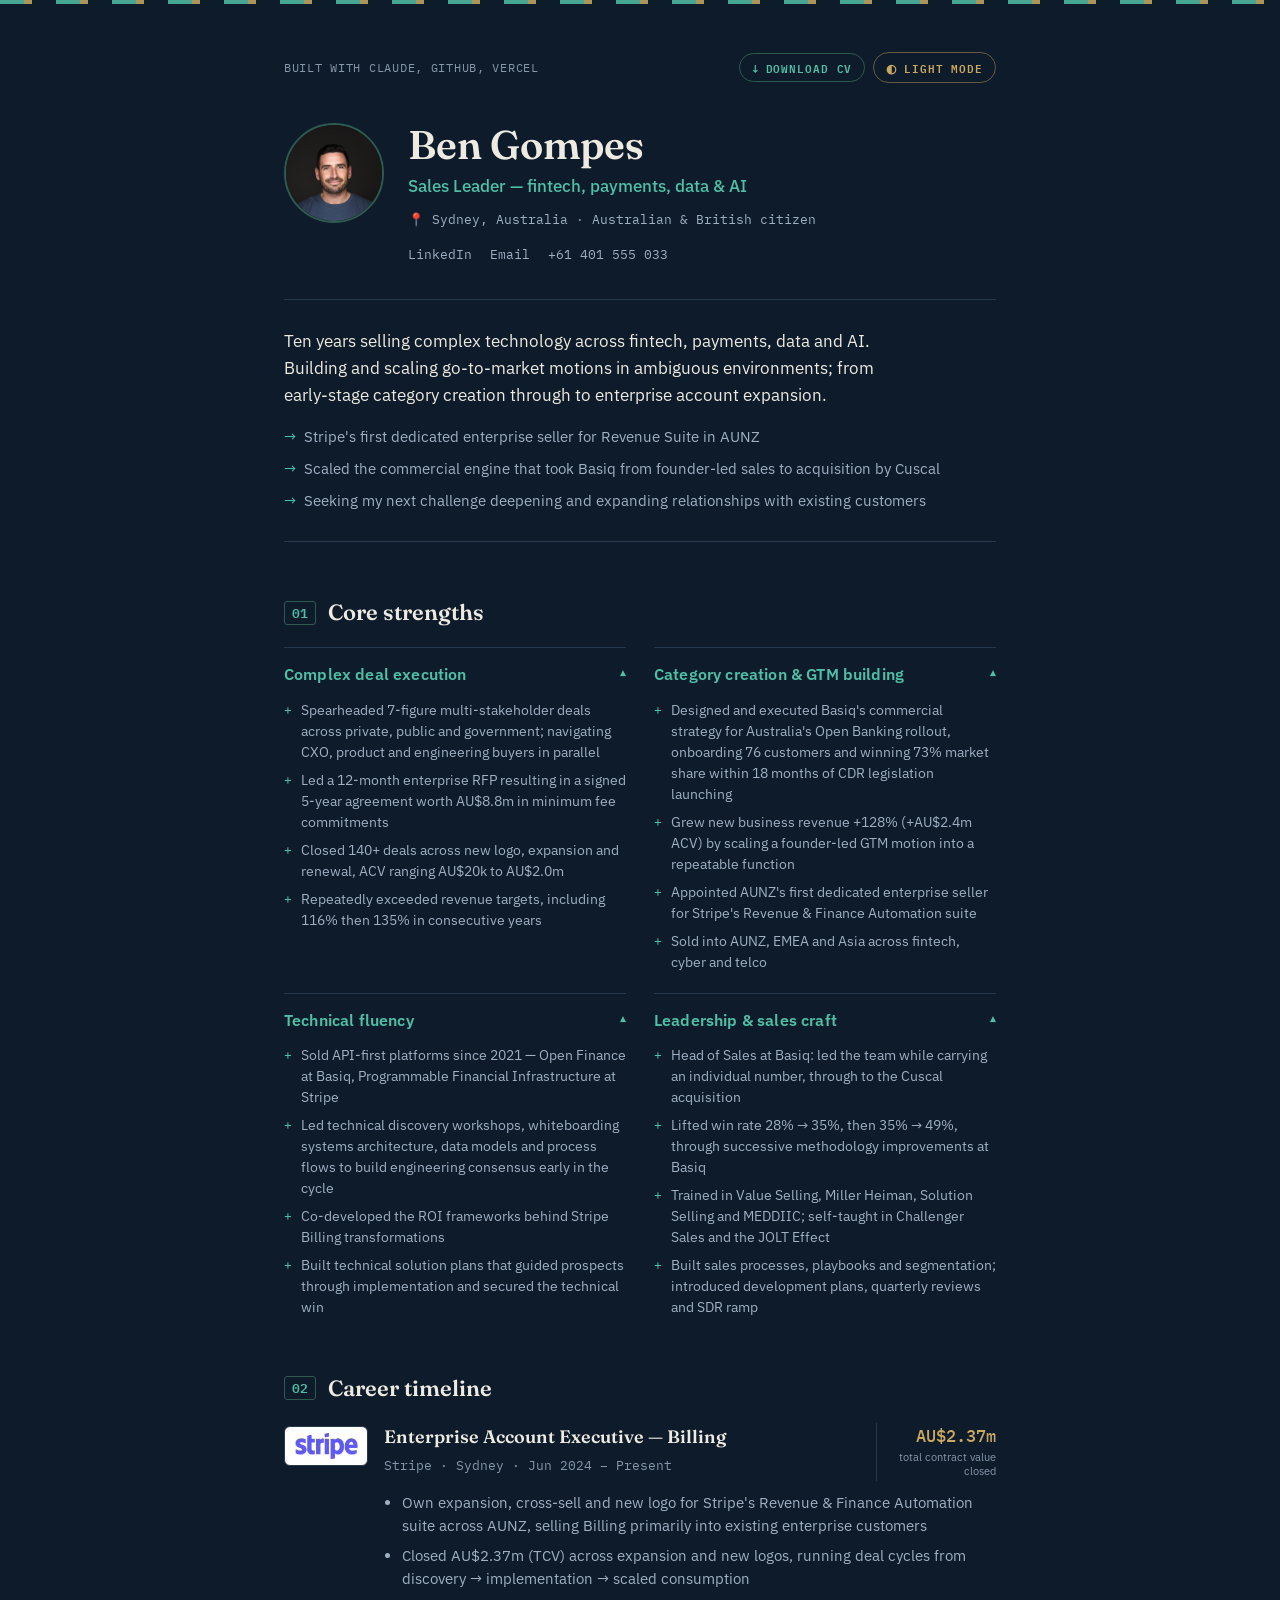
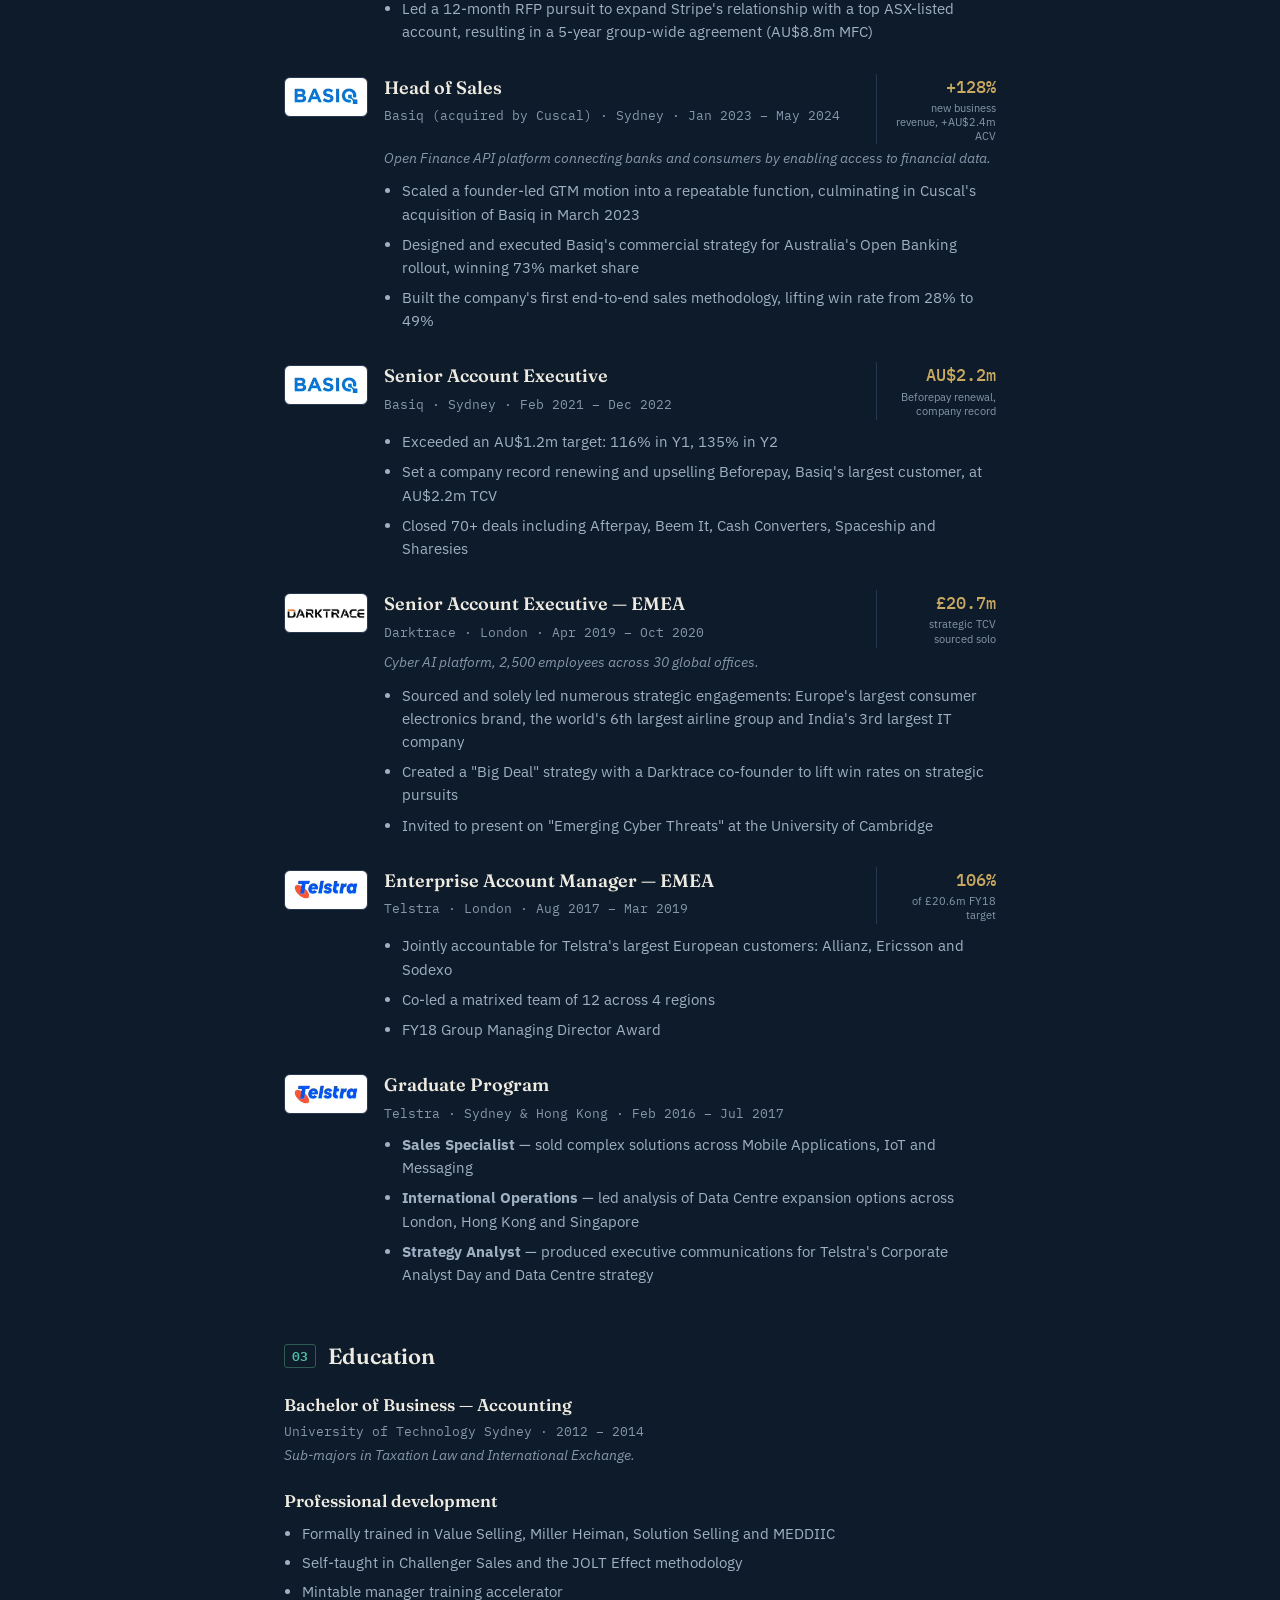
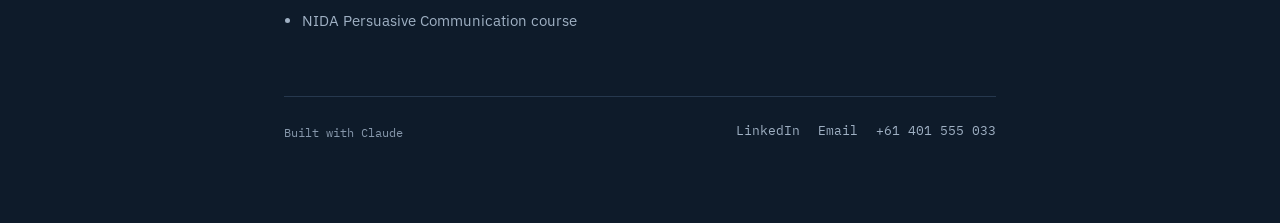
<file: index.html>
<!DOCTYPE html>
<html lang="en">
<head>
<meta charset="UTF-8">
<meta name="viewport" content="width=device-width, initial-scale=1.0">
<title>Ben Gompes — Digital CV</title>
<meta name="description" content="Enterprise Account Executive with 10 years selling complex technology across fintech, payments, data and AI. Building and scaling go-to-market motions in ambiguous markets.">

<meta property="og:title" content="Ben Gompes — Digital CV">
<meta property="og:description" content="Sales Leader with 10 years selling complex technology across fintech, payments, data and AI. Scaled go-to-market motions from founder-led sales through to enterprise expansion at Stripe, Basiq, Darktrace and Telstra.">
<meta property="og:image" content="https://bengompes.com/og-image.png">
<meta property="og:image:width" content="1200">
<meta property="og:image:height" content="630">
<meta property="og:image:alt" content="Ben Gompes — Sales Leader, fintech, payments, data and AI">
<meta property="og:url" content="https://bengompes.com/">
<meta property="og:site_name" content="Ben Gompes">
<meta property="og:type" content="website">
<meta name="twitter:card" content="summary_large_image">
<meta name="twitter:title" content="Ben Gompes — Digital CV">
<meta name="twitter:description" content="Sales Leader with 10 years selling complex technology across fintech, payments, data and AI. Scaled go-to-market motions from founder-led sales through to enterprise expansion at Stripe, Basiq, Darktrace and Telstra.">
<meta name="twitter:image" content="https://bengompes.com/og-image.png">
<link rel="canonical" href="https://bengompes.com/">

<link rel="icon" href="favicon.svg" type="image/svg+xml">
<link rel="preconnect" href="https://fonts.googleapis.com">
<link rel="preconnect" href="https://fonts.gstatic.com" crossorigin>
<link href="https://fonts.googleapis.com/css2?family=Fraunces:opsz,wght@9..144,400;9..144,500;9..144,600&family=IBM+Plex+Sans:wght@400;500;600&family=IBM+Plex+Mono:wght@400;500&display=swap" rel="stylesheet">
<link rel="stylesheet" href="style.css">
<script>
  // Runs before paint so the saved theme doesn't flash the wrong colours.
  (function () {
    try {
      var saved = localStorage.getItem("theme");
      if (saved === "light" || saved === "dark") {
        document.documentElement.setAttribute("data-theme", saved);
      }
    } catch (e) {
      /* storage blocked; fall back to system preference */
    }
  })();
</script>
</head>
<body>

<div class="ledger-strip" aria-hidden="true"></div>

<main>

  <div class="topbar">
    <p class="built-with">Built with Claude, GitHub, Vercel</p>
    <div class="topbar-actions">
      <a class="cv-download" href="ben-gompes-cv.pdf" download>
        <span aria-hidden="true">↓</span> Download CV
      </a>
      <button type="button" class="theme-toggle" id="theme-toggle" aria-label="Switch colour theme">
        <span class="toggle-icon" aria-hidden="true">◐</span>
        <span class="label-dark">Light mode</span>
        <span class="label-light">Dark mode</span>
      </button>
    </div>
  </div>

  <header class="masthead">
    <img src="headshot.jpg" alt="Ben Gompes" class="headshot" width="140" height="140">
    <div class="masthead-text">
      <h1>Ben Gompes</h1>
      <p class="role-line">Sales Leader — fintech, payments, data &amp; AI</p>
      <p class="meta">
        <span>📍 Sydney, Australia</span>
        <span class="dot">·</span>
        <span>Australian &amp; British citizen</span>
      </p>
      <nav class="links">
        <a href="https://www.linkedin.com/in/bengompes/" target="_blank" rel="noopener">LinkedIn</a>
        <a href="mailto:b.gompes@gmail.com">Email</a>
        <a href="tel:+61401555033">+61 401 555 033</a>
      </nav>
    </div>
  </header>

  <section class="intro">
    <p>Ten years selling complex technology across fintech, payments, data and AI. Building and scaling go-to-market motions in ambiguous environments; from early-stage category creation through to enterprise account expansion.</p>
    <ul class="intro-points">
      <li>Stripe's first dedicated enterprise seller for Revenue Suite in AUNZ</li>
      <li>Scaled the commercial engine that took Basiq from founder-led sales to acquisition by Cuscal</li>
      <li>Seeking my next challenge deepening and expanding relationships with existing customers</li>
    </ul>
  </section>

  <section class="section" aria-labelledby="strengths-heading">
    <h2 id="strengths-heading" class="section-heading"><span class="ledger-no">01</span> Core strengths</h2>

    <div class="strength-grid">

      <details class="strength" open>
        <summary>
          <h3 class="strength-title">Complex deal execution</h3>
          <span class="chevron" aria-hidden="true">▾</span>
        </summary>
        <ul>
          <li>Spearheaded 7-figure multi-stakeholder deals across private, public and government; navigating CXO, product and engineering buyers in parallel</li>
          <li>Led a 12-month enterprise RFP resulting in a signed 5-year agreement worth AU$8.8m in minimum fee commitments</li>
          <li>Closed 140+ deals across new logo, expansion and renewal, ACV ranging AU$20k to AU$2.0m</li>
          <li>Repeatedly exceeded revenue targets, including 116% then 135% in consecutive years</li>
          </ul>
      </details>

      <details class="strength" open>
        <summary>
          <h3 class="strength-title">Category creation &amp; GTM building</h3>
          <span class="chevron" aria-hidden="true">▾</span>
        </summary>
        <ul>
          <li>Designed and executed Basiq's commercial strategy for Australia's Open Banking rollout, onboarding 76 customers and winning 73% market share within 18 months of CDR legislation launching</li>
          <li>Grew new business revenue +128% (+AU$2.4m ACV) by scaling a founder-led GTM motion into a repeatable function</li>
          <li>Appointed AUNZ's first dedicated enterprise seller for Stripe's Revenue &amp; Finance Automation suite</li>
          <li>Sold into AUNZ, EMEA and Asia across fintech, cyber and telco</li>
          </ul>
      </details>

      <details class="strength" open>
        <summary>
          <h3 class="strength-title">Technical fluency</h3>
          <span class="chevron" aria-hidden="true">▾</span>
        </summary>
        <ul>
          <li>Sold API-first platforms since 2021 — Open Finance at Basiq, Programmable Financial Infrastructure at Stripe</li>
          <li>Led technical discovery workshops, whiteboarding systems architecture, data models and process flows to build engineering consensus early in the cycle</li>
          <li>Co-developed the ROI frameworks behind Stripe Billing transformations</li>
          <li>Built technical solution plans that guided prospects through implementation and secured the technical win</li>
          </ul>
      </details>

      <details class="strength" open>
        <summary>
          <h3 class="strength-title">Leadership &amp; sales craft</h3>
          <span class="chevron" aria-hidden="true">▾</span>
        </summary>
        <ul>
          <li>Head of Sales at Basiq: led the team while carrying an individual number, through to the Cuscal acquisition</li>
          <li>Lifted win rate 28% → 35%, then 35% → 49%, through successive methodology improvements at Basiq</li>
          <li>Trained in Value Selling, Miller Heiman, Solution Selling and MEDDIIC; self-taught in Challenger Sales and the JOLT Effect</li>
          <li>Built sales processes, playbooks and segmentation; introduced development plans, quarterly reviews and SDR ramp</li>
          </ul>
      </details>

    </div>
  </section>

  <section class="section" aria-labelledby="timeline-heading">
    <h2 id="timeline-heading" class="section-heading"><span class="ledger-no">02</span> Career timeline</h2>

    <div class="timeline">

      <article class="role">
        <div class="role-mark" style="--mark:#635BFF; --logo-scale:1.15;">
          <img class="role-logo" src="logos/stripe.png" alt="Stripe">
          <span class="role-monogram" aria-hidden="true">S</span>
          </div>
        <div class="role-head">
          <h3>Enterprise Account Executive — Billing</h3>
          <p class="role-sub">Stripe · Sydney · Jun 2024 – Present</p>
        </div>
        <div class="role-stat">
          <span class="stat-value">AU$2.37m</span>
          <span class="stat-label">total contract value closed</span>
        </div>
        <div class="role-body">
          <ul>
            <li>Own expansion, cross-sell and new logo for Stripe's Revenue &amp; Finance Automation suite across AUNZ, selling Billing primarily into existing enterprise customers</li>
            <li>Closed AU$2.37m (TCV) across expansion and new logos, running deal cycles from discovery → implementation → scaled consumption</li>
            <li>Led a 12-month RFP pursuit to expand Stripe's relationship with a top ASX-listed account, resulting in a 5-year group-wide agreement (AU$8.8m MFC)</li>
            </ul>
        </div>
      </article>

      <article class="role">
        <div class="role-mark" style="--mark:#0072CE;">
          <img class="role-logo" src="logos/basiq.png" alt="Basiq">
          <span class="role-monogram" aria-hidden="true">B</span>
          </div>
        <div class="role-head">
          <h3>Head of Sales</h3>
          <p class="role-sub">Basiq (acquired by Cuscal) · Sydney · Jan 2023 – May 2024</p>
        </div>
        <div class="role-stat">
          <span class="stat-value">+128%</span>
          <span class="stat-label">new business revenue, +AU$2.4m ACV</span>
        </div>
        <div class="role-body">
          <p class="role-context">Open Finance API platform connecting banks and consumers by enabling access to financial data.</p>
          <ul>
            <li>Scaled a founder-led GTM motion into a repeatable function, culminating in Cuscal's acquisition of Basiq in March 2023</li>
            <li>Designed and executed Basiq's commercial strategy for Australia's Open Banking rollout, winning 73% market share</li>
            <li>Built the company's first end-to-end sales methodology, lifting win rate from 28% to 49%</li>
            </ul>
        </div>
      </article>

      <article class="role">
        <div class="role-mark" style="--mark:#0072CE;">
          <img class="role-logo" src="logos/basiq.png" alt="Basiq">
          <span class="role-monogram" aria-hidden="true">B</span>
          </div>
        <div class="role-head">
          <h3>Senior Account Executive</h3>
          <p class="role-sub">Basiq · Sydney · Feb 2021 – Dec 2022</p>
        </div>
        <div class="role-stat">
          <span class="stat-value">AU$2.2m</span>
          <span class="stat-label">Beforepay renewal, company record</span>
        </div>
        <div class="role-body">
          <ul>
            <li>Exceeded an AU$1.2m target: 116% in Y1, 135% in Y2</li>
            <li>Set a company record renewing and upselling Beforepay, Basiq's largest customer, at AU$2.2m TCV</li>
            <li>Closed 70+ deals including Afterpay, Beem It, Cash Converters, Spaceship and Sharesies</li>
            </ul>
        </div>
      </article>

      <article class="role">
        <div class="role-mark" style="--mark:#3D9970; --logo-scale:1.2;">
          <img class="role-logo" src="logos/darktrace.png" alt="Darktrace">
          <span class="role-monogram" aria-hidden="true">D</span>
          </div>
        <div class="role-head">
          <h3>Senior Account Executive — EMEA</h3>
          <p class="role-sub">Darktrace · London · Apr 2019 – Oct 2020</p>
        </div>
        <div class="role-stat">
          <span class="stat-value">£20.7m</span>
          <span class="stat-label">strategic TCV sourced solo</span>
        </div>
        <div class="role-body">
          <p class="role-context">Cyber AI platform, 2,500 employees across 30 global offices.</p>
          <ul>
            <li>Sourced and solely led numerous strategic engagements: Europe's largest consumer electronics brand, the world's 6th largest airline group and India's 3rd largest IT company</li>
            <li>Created a "Big Deal" strategy with a Darktrace co-founder to lift win rates on strategic pursuits</li>
            <li>Invited to present on "Emerging Cyber Threats" at the University of Cambridge</li>
            </ul>
        </div>
      </article>

      <article class="role">
        <div class="role-mark" style="--mark:#0064D2;">
          <img class="role-logo" src="logos/telstra.png" alt="Telstra">
          <span class="role-monogram" aria-hidden="true">T</span>
          </div>
        <div class="role-head">
          <h3>Enterprise Account Manager — EMEA</h3>
          <p class="role-sub">Telstra · London · Aug 2017 – Mar 2019</p>
        </div>
        <div class="role-stat">
          <span class="stat-value">106%</span>
          <span class="stat-label">of £20.6m FY18 target</span>
        </div>
        <div class="role-body">
          <ul>
            <li>Jointly accountable for Telstra's largest European customers: Allianz, Ericsson and Sodexo</li>
            <li>Co-led a matrixed team of 12 across 4 regions</li>
            <li>FY18 Group Managing Director Award</li>
            </ul>
        </div>
      </article>

      <article class="role role-compact">
        <div class="role-mark" style="--mark:#0064D2;">
          <img class="role-logo" src="logos/telstra.png" alt="Telstra">
          <span class="role-monogram" aria-hidden="true">T</span>
          </div>
        <div class="role-head">
          <h3>Graduate Program</h3>
          <p class="role-sub">Telstra · Sydney &amp; Hong Kong · Feb 2016 – Jul 2017</p>
        </div>
        <div class="role-body">
          <ul>
            <li><strong>Sales Specialist</strong> — sold complex solutions across Mobile Applications, IoT and Messaging</li>
            <li><strong>International Operations</strong> — led analysis of Data Centre expansion options across London, Hong Kong and Singapore</li>
            <li><strong>Strategy Analyst</strong> — produced executive communications for Telstra's Corporate Analyst Day and Data Centre strategy</li>
            </ul>
        </div>
      </article>

    </div>
  </section>

  <section class="section" aria-labelledby="education-heading">
    <h2 id="education-heading" class="section-heading"><span class="ledger-no">03</span> Education</h2>
    <div class="education">
      <div class="edu-row">
        <h3>Bachelor of Business — Accounting</h3>
        <p class="role-sub">University of Technology Sydney · 2012 – 2014</p>
        <p class="role-context">Sub-majors in Taxation Law and International Exchange.</p>
      </div>
      <div class="edu-row">
        <h3>Professional development</h3>
        <ul>
          <li>Formally trained in Value Selling, Miller Heiman, Solution Selling and MEDDIIC</li>
          <li>Self-taught in Challenger Sales and the JOLT Effect methodology</li>
          <li>Mintable manager training accelerator</li>
          <li>NIDA Persuasive Communication course</li>
        </ul>
      </div>
    </div>
  </section>


  <footer class="site-footer">
    <p>Built with Claude</p>
    <nav class="links">
      <a href="https://www.linkedin.com/in/bengompes/" target="_blank" rel="noopener">LinkedIn</a>
      <a href="mailto:b.gompes@gmail.com">Email</a>
      <a href="tel:+61401555033">+61 401 555 033</a>
    </nav>
  </footer>

</main>

<script src="script.js"></script>
</body>
</html>
</file>
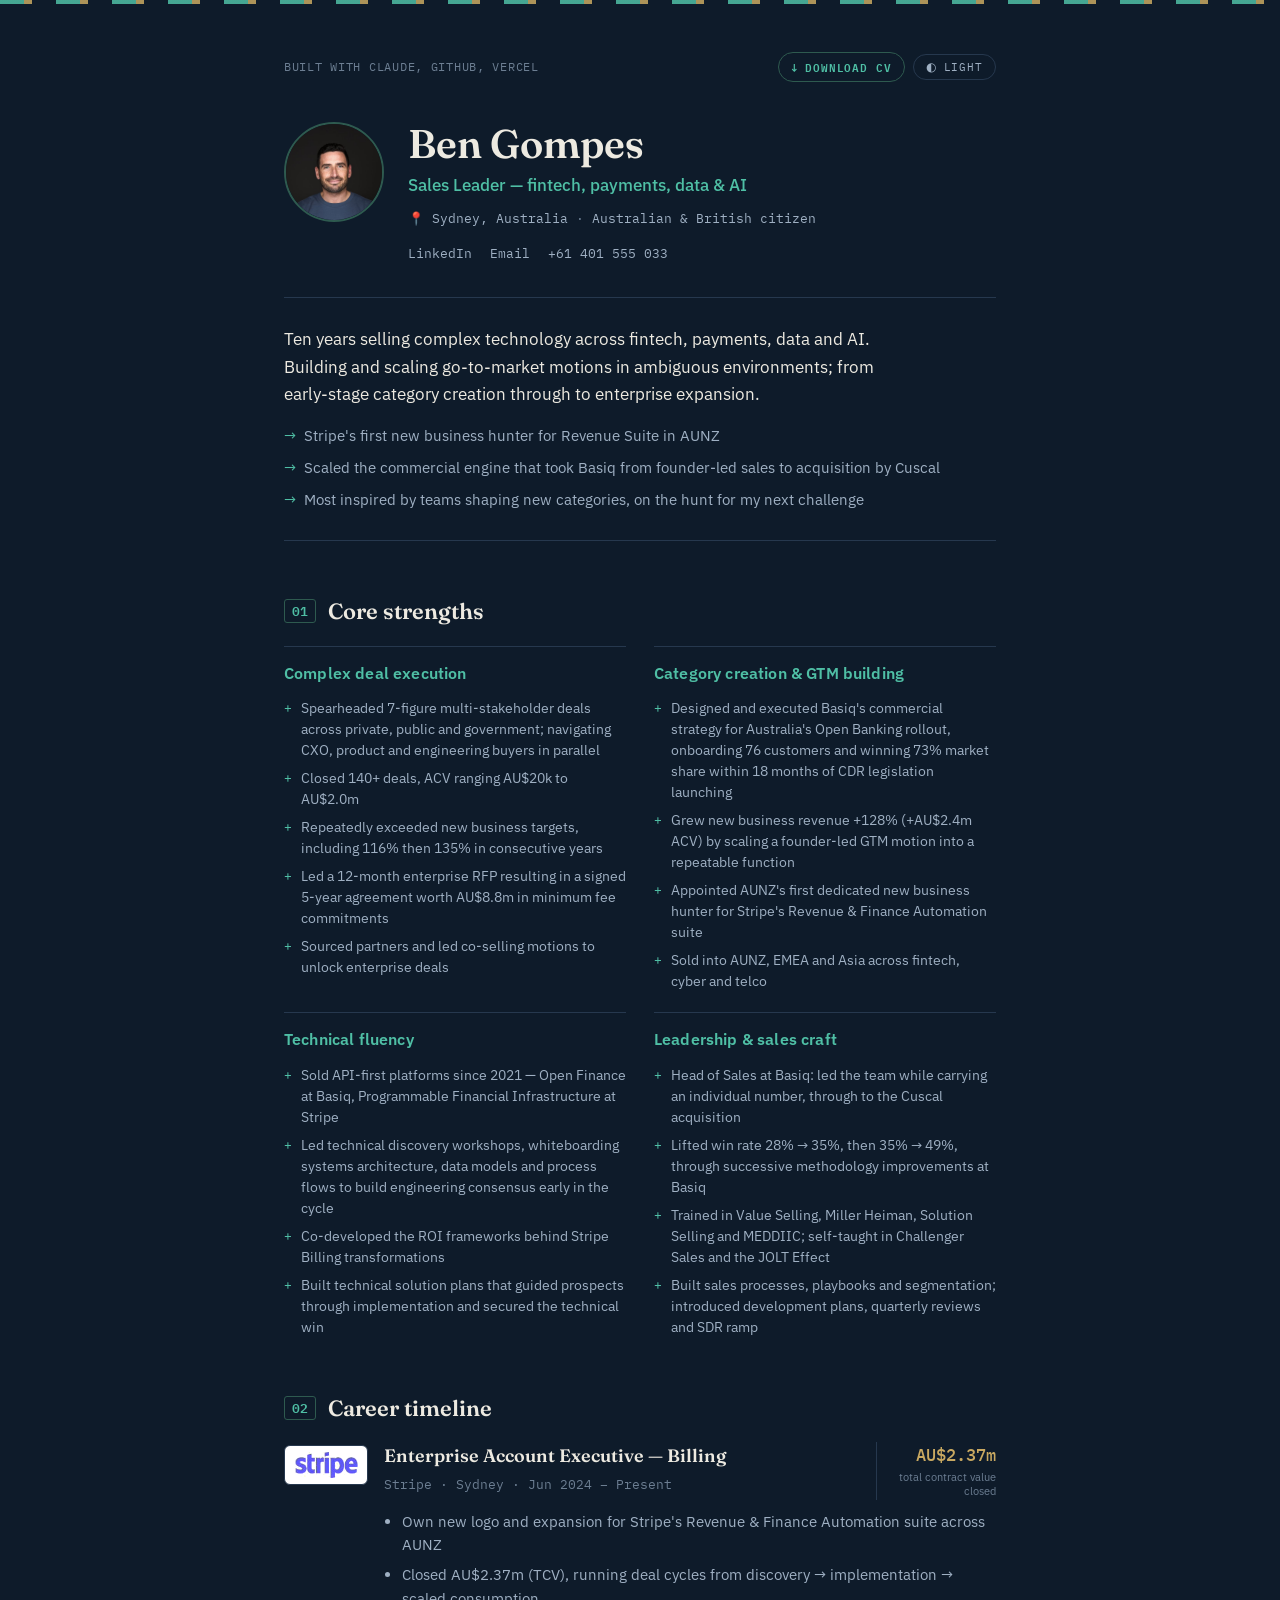
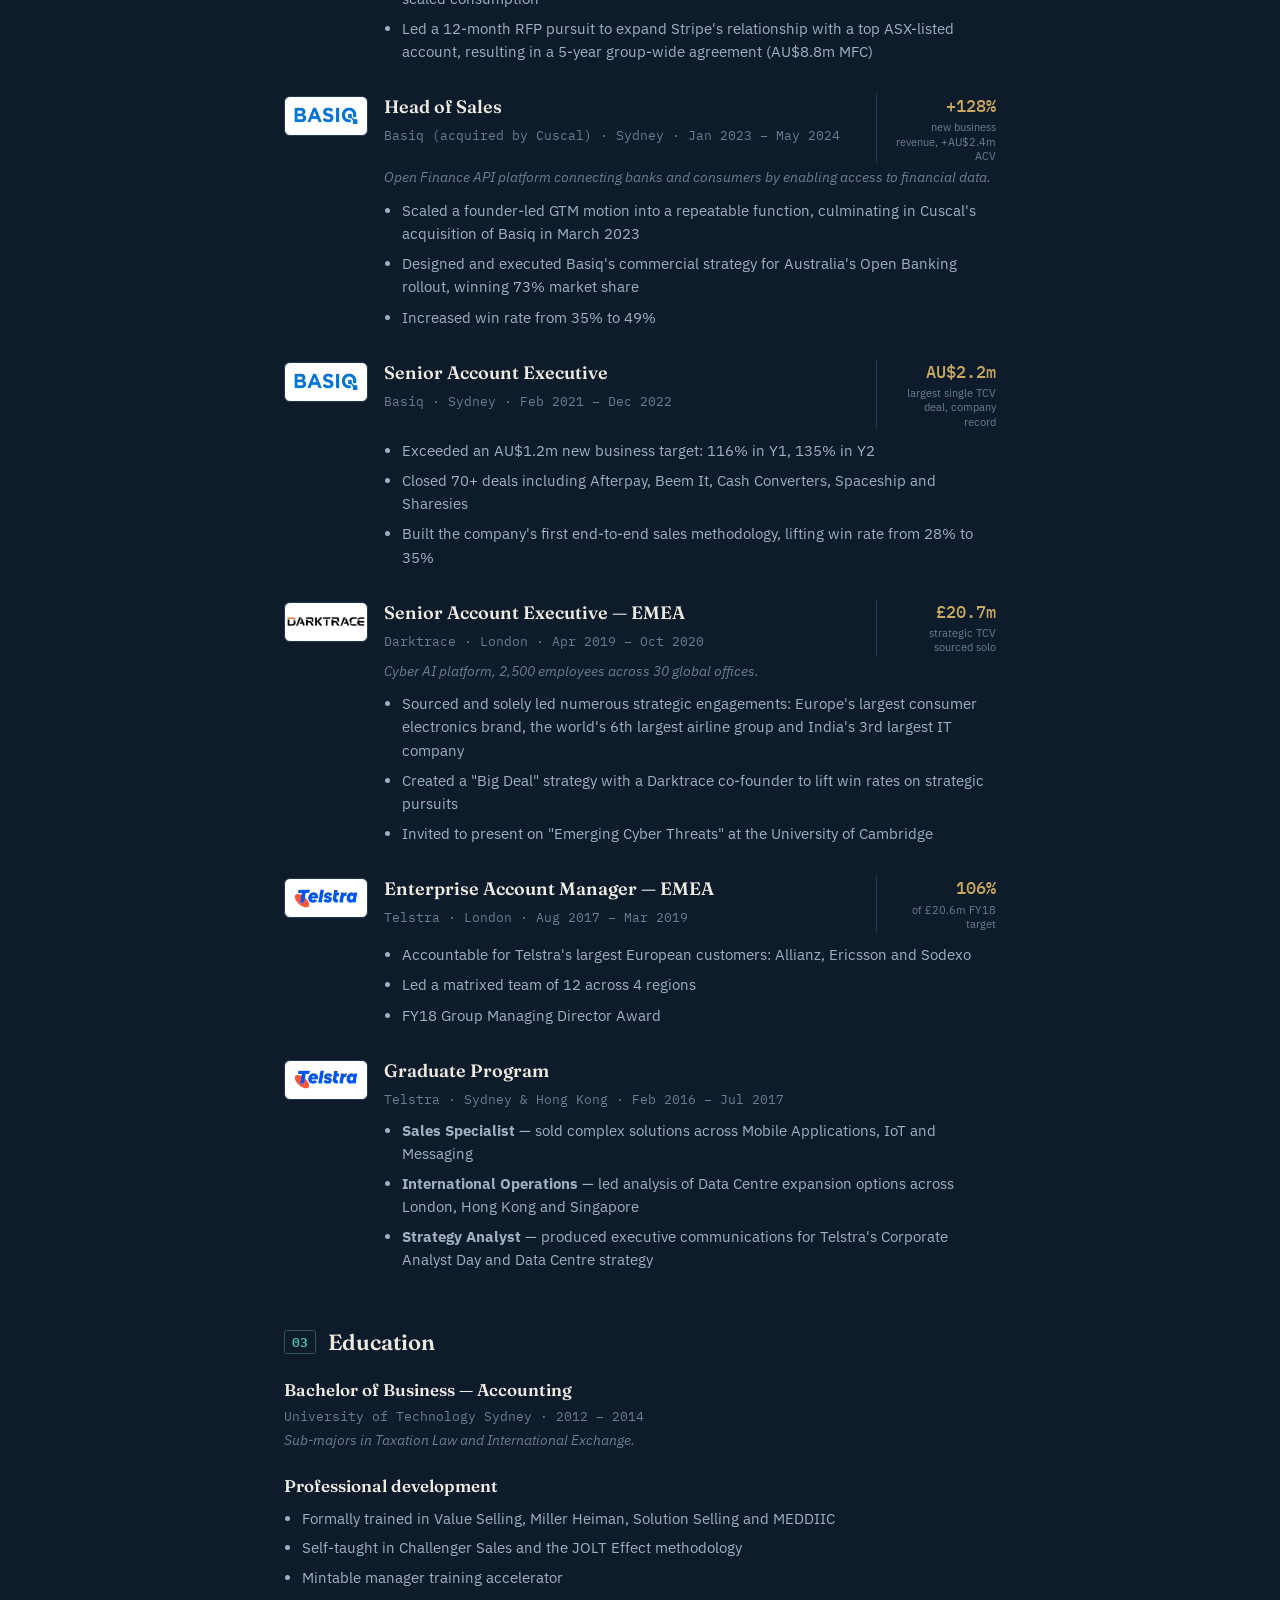
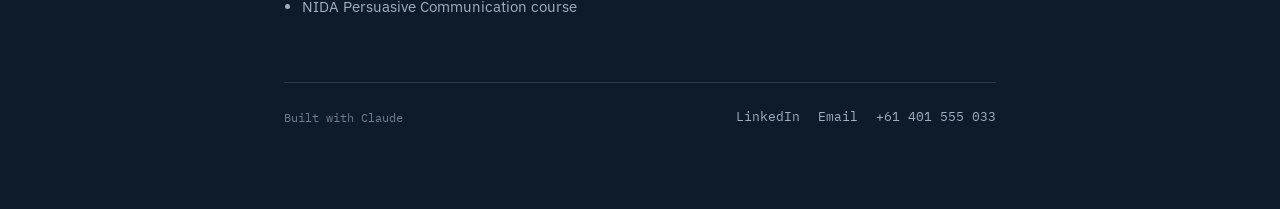
<file: preview-standalone.html>
<!DOCTYPE html>
<html lang="en">
<head>
<meta charset="UTF-8">
<meta name="viewport" content="width=device-width, initial-scale=1.0">
<title>Ben Gompes — Digital CV</title>
<meta name="description" content="Enterprise Account Executive with 10 years selling complex technology across fintech, payments, data and AI. Building and scaling go-to-market motions in ambiguous markets.">

<meta property="og:title" content="Ben Gompes — Digital CV">
<meta property="og:description" content="Sales Leader with 10 years selling complex technology across fintech, payments, data and AI. Scaled go-to-market motions from founder-led sales through to enterprise expansion at Stripe, Basiq, Darktrace and Telstra.">
<meta property="og:image" content="https://bengompes.com/og-image.png">
<meta property="og:image:width" content="1200">
<meta property="og:image:height" content="630">
<meta property="og:image:alt" content="Ben Gompes — Sales Leader, fintech, payments, data and AI">
<meta property="og:url" content="https://bengompes.com/">
<meta property="og:site_name" content="Ben Gompes">
<meta property="og:type" content="website">
<meta name="twitter:card" content="summary_large_image">
<meta name="twitter:title" content="Ben Gompes — Digital CV">
<meta name="twitter:description" content="Sales Leader with 10 years selling complex technology across fintech, payments, data and AI. Scaled go-to-market motions from founder-led sales through to enterprise expansion at Stripe, Basiq, Darktrace and Telstra.">
<meta name="twitter:image" content="https://bengompes.com/og-image.png">
<link rel="canonical" href="https://bengompes.com/">

<link rel="icon" href="[data-uri]" type="image/svg+xml">
<link rel="preconnect" href="https://fonts.googleapis.com">
<link rel="preconnect" href="https://fonts.gstatic.com" crossorigin>
<link href="https://fonts.googleapis.com/css2?family=Fraunces:opsz,wght@9..144,400;9..144,500;9..144,600&family=IBM+Plex+Sans:wght@400;500;600&family=IBM+Plex+Mono:wght@400;500&display=swap" rel="stylesheet">
<style>
:root {
  --font-display: "Fraunces", Georgia, serif;
  --font-body: "IBM Plex Sans", -apple-system, BlinkMacSystemFont, sans-serif;
  --font-mono: "IBM Plex Mono", ui-monospace, SFMono-Regular, monospace;

  --max-width: 760px;
}

/* Dark is the default. */
:root,
:root[data-theme="dark"] {
  --bg: #0E1B2A;
  --bg-raised: #142334;
  --line: #26384E;
  --text: #EDEAE1;
  --text-dim: #9FB0C3;
  --text-faint: #6C7E92;
  --accent: #4FBFA5;
  --accent-dim: #2E5A4F;
  --gold: #C9A961;
  --chip-bg: #FFFFFF;
}

/* Warm paper light theme, keeping the ledger feel. */
:root[data-theme="light"] {
  --bg: #F6F3EC;
  --bg-raised: #FFFFFF;
  --line: #DCD4C4;
  --text: #16202B;
  --text-dim: #475665;
  --text-faint: #63707C;
  --accent: #1C7A64;
  --accent-dim: #A9CFC4;
  --gold: #8A6A28;
  --chip-bg: #FFFFFF;
}

/* Dark is the default for everyone; light is opt-in via the toggle. */

* { box-sizing: border-box; }

@media (prefers-reduced-motion: no-preference) {
  html { scroll-behavior: smooth; }
}

body {
  margin: 0;
  background: var(--bg);
  color: var(--text);
  font-family: var(--font-body);
  font-size: 16px;
  line-height: 1.6;
  -webkit-font-smoothing: antialiased;
}

a {
  color: var(--accent);
  text-decoration: none;
  border-bottom: 1px solid transparent;
}
a:hover, a:focus-visible { border-bottom-color: var(--accent); }

:focus-visible {
  outline: 2px solid var(--accent);
  outline-offset: 3px;
}

.ledger-strip {
  height: 4px;
  width: 100%;
  background: repeating-linear-gradient(
    90deg,
    var(--accent) 0px, var(--accent) 24px,
    var(--gold) 24px, var(--gold) 32px,
    transparent 32px, transparent 56px
  );
  opacity: 0.85;
}

main {
  max-width: var(--max-width);
  margin: 0 auto;
  padding: 48px 24px 80px;
}

.topbar {
  display: flex;
  justify-content: space-between;
  align-items: center;
  gap: 12px;
  flex-wrap: wrap;
  margin: 0 0 40px;
}

.built-with {
  font-family: var(--font-mono);
  font-size: 12px;
  letter-spacing: 0.06em;
  text-transform: uppercase;
  color: var(--text-faint);
  margin: 0;
}

.topbar-actions {
  display: flex;
  align-items: center;
  gap: 8px;
  flex-shrink: 0;
}

.cv-download {
  font-family: var(--font-mono);
  font-size: 11px;
  font-weight: 600;
  letter-spacing: 0.08em;
  text-transform: uppercase;
  color: var(--accent);
  background: transparent;
  border: 1px solid var(--accent-dim);
  border-bottom-color: var(--accent-dim);
  border-radius: 999px;
  padding: 5px 12px;
  display: inline-flex;
  align-items: center;
  gap: 6px;
  white-space: nowrap;
}
.cv-download:hover,
.cv-download:focus-visible {
  background: var(--accent);
  color: var(--bg);
  border-color: var(--accent);
}

.theme-toggle {
  font-family: var(--font-mono);
  font-size: 11px;
  letter-spacing: 0.08em;
  text-transform: uppercase;
  color: var(--text-dim);
  background: transparent;
  border: 1px solid var(--line);
  border-radius: 999px;
  padding: 5px 12px;
  cursor: pointer;
  display: inline-flex;
  align-items: center;
  gap: 7px;
  flex-shrink: 0;
}
.theme-toggle:hover {
  color: var(--accent);
  border-color: var(--accent-dim);
}
.theme-toggle .toggle-icon {
  font-size: 12px;
  line-height: 1;
}
/* Show the label for the mode you'd switch to. */
.theme-toggle .label-light { display: none; }
.theme-toggle .label-dark { display: inline; }
:root[data-theme="light"] .theme-toggle .label-light { display: inline; }
:root[data-theme="light"] .theme-toggle .label-dark { display: none; }

/* Masthead */
.masthead {
  display: flex;
  gap: 24px;
  align-items: flex-start;
  margin-bottom: 32px;
}

.headshot {
  width: 100px;
  height: 100px;
  border-radius: 50%;
  object-fit: cover;
  border: 2px solid var(--accent-dim);
  flex-shrink: 0;
}

.masthead-text h1 {
  font-family: var(--font-display);
  font-weight: 600;
  font-size: 40px;
  line-height: 1.1;
  margin: 0 0 6px;
  color: var(--text);
}

.role-line {
  font-size: 17px;
  color: var(--accent);
  margin: 0 0 10px;
  font-weight: 500;
}

.meta {
  font-family: var(--font-mono);
  font-size: 13px;
  color: var(--text-dim);
  margin: 0 0 14px;
  display: flex;
  flex-wrap: wrap;
  align-items: baseline;
  gap: 0 8px;
}
.meta span { white-space: nowrap; }
.meta .dot { color: var(--text-faint); }

.links {
  display: flex;
  gap: 18px;
  flex-wrap: wrap;
}
.links a {
  font-family: var(--font-mono);
  font-size: 13px;
  color: var(--text-dim);
}
.links a:hover, .links a:focus-visible { color: var(--accent); border-bottom-color: var(--accent); }

/* Intro */
.intro {
  border-top: 1px solid var(--line);
  border-bottom: 1px solid var(--line);
  padding: 28px 0;
}
.intro p {
  font-size: 17px;
  color: var(--text);
  margin: 0 0 16px;
  max-width: 60ch;
}
.intro-points {
  list-style: none;
  margin: 0;
  padding: 0;
  display: flex;
  flex-direction: column;
  gap: 8px;
}
.intro-points li {
  position: relative;
  padding-left: 20px;
  color: var(--text-dim);
  font-size: 15px;
}
.intro-points li::before {
  content: "\2192";
  position: absolute;
  left: 0;
  color: var(--accent);
}

/* Section headings */
.section { margin-top: 56px; }
.section-heading {
  display: flex;
  align-items: center;
  gap: 12px;
  font-family: var(--font-display);
  font-size: 22px;
  font-weight: 600;
  color: var(--text);
  margin: 0 0 20px;
  line-height: 1.3;
}
.ledger-no {
  font-family: var(--font-mono);
  font-size: 13px;
  line-height: 1;
  color: var(--accent);
  border: 1px solid var(--accent-dim);
  border-radius: 3px;
  padding: 5px 7px 4px;
  display: inline-flex;
  align-items: center;
  flex-shrink: 0;
}

/* Core strengths — always visible, two columns */
.strength-grid {
  display: grid;
  grid-template-columns: repeat(2, 1fr);
  gap: 20px 28px;
}
.strength {
  border-top: 1px solid var(--line);
  padding-top: 14px;
}
.strength-title {
  font-family: var(--font-body);
  font-size: 16px;
  font-weight: 600;
  letter-spacing: 0.01em;
  color: var(--accent);
  margin: 0 0 12px;
}
.strength ul {
  margin: 0;
  padding: 0;
  list-style: none;
  display: flex;
  flex-direction: column;
  gap: 7px;
}
.strength li {
  position: relative;
  padding-left: 17px;
  color: var(--text-dim);
  font-size: 14px;
  line-height: 1.5;
}
.strength li::before {
  content: "+";
  position: absolute;
  left: 0;
  top: 0;
  color: var(--accent);
  font-family: var(--font-mono);
  font-size: 13px;
  line-height: 1.6;
}

/* Timeline */
.timeline {
  display: flex;
  flex-direction: column;
  gap: 30px;
}
.role {
  display: grid;
  grid-template-columns: 84px minmax(0, 1fr) auto;
  grid-template-areas:
    "mark head stat"
    "mark body body";
  column-gap: 16px;
}
.role-mark { grid-area: mark; align-self: start; }
.role-head { grid-area: head; }
.role-stat { grid-area: stat; }
.role-body { grid-area: body; min-width: 0; }

.role-mark {
  position: relative;
  width: 84px;
  height: 40px;
  border-radius: 6px;
  background: var(--chip-bg);
  border: 1px solid var(--line);
  display: flex;
  align-items: center;
  justify-content: center;
  overflow: hidden;
  padding: 6px 8px;
  margin-top: 3px;
}
.role-logo {
  max-width: 100%;
  max-height: 100%;
  width: auto;
  height: auto;
  object-fit: contain;
  display: block;
  /* Wordmarks differ in aspect ratio, so each can be nudged for optical balance. */
  transform: scale(var(--logo-scale, 1));
  transform-origin: center;
}
.role-monogram {
  display: none;
  font-family: var(--font-mono);
  font-weight: 600;
  font-size: 16px;
  color: var(--mark);
}
/* Fallback state, applied by script.js when a logo file is missing */
.role-mark.no-logo {
  width: 40px;
  background: color-mix(in srgb, var(--mark) 28%, var(--bg-raised));
  border-color: color-mix(in srgb, var(--mark) 50%, transparent);
}
.role-mark.no-logo .role-logo { display: none; }
.role-mark.no-logo .role-monogram { display: block; }

.role-body { flex: 1; min-width: 0; }

.role-head {
  margin-bottom: 6px;
}
.role-head h3 {
  font-family: var(--font-display);
  font-size: 18px;
  font-weight: 600;
  margin: 0 0 3px;
  color: var(--text);
}
.role-sub {
  font-family: var(--font-mono);
  font-size: 12.5px;
  color: var(--text-faint);
  margin: 0;
}

.role-stat {
  display: flex;
  flex-direction: column;
  align-items: flex-end;
  text-align: right;
  border-left: 1px solid var(--line);
  padding-left: 14px;
  flex-shrink: 0;
}
.stat-value {
  font-family: var(--font-mono);
  font-weight: 500;
  font-size: 17px;
  color: var(--gold);
  font-variant-numeric: tabular-nums;
}
.stat-label {
  font-size: 11px;
  color: var(--text-faint);
  max-width: 15ch;
  line-height: 1.3;
}

.role-context {
  font-size: 13.5px;
  font-style: italic;
  color: var(--text-faint);
  margin: 4px 0 10px;
}

.role-body ul {
  margin: 10px 0 0;
  padding-left: 18px;
  color: var(--text-dim);
  font-size: 14.5px;
}
.role-body li { margin-bottom: 7px; }
.role-body li:last-child { margin-bottom: 0; }

.role-compact .role-head { margin-bottom: 0; }
.role-compact .role-context { margin-bottom: 0; }

/* Education */
.education {
  display: flex;
  flex-direction: column;
  gap: 20px;
}
.edu-row h3 {
  font-family: var(--font-display);
  font-size: 17px;
  font-weight: 600;
  margin: 0 0 3px;
}
.edu-row .role-context { margin-bottom: 0; }
.edu-row ul {
  margin: 8px 0 0;
  padding-left: 18px;
  color: var(--text-dim);
  font-size: 14.5px;
}
.edu-row li { margin-bottom: 6px; }
.edu-row li:last-child { margin-bottom: 0; }

/* Footer */
.site-footer {
  margin-top: 64px;
  padding-top: 24px;
  border-top: 1px solid var(--line);
  display: flex;
  justify-content: space-between;
  align-items: center;
  flex-wrap: wrap;
  gap: 12px;
}
.site-footer p {
  font-family: var(--font-mono);
  font-size: 12px;
  color: var(--text-faint);
  margin: 0;
}

/* Responsive */
@media (max-width: 620px) {
  main { padding: 32px 18px 64px; }
  .masthead { flex-direction: column; align-items: flex-start; }
  .masthead-text h1 { font-size: 32px; }
  .meta { flex-direction: column; gap: 4px; }
  .meta .dot { display: none; }
  .strength-grid { grid-template-columns: 1fr; gap: 18px; }

  /* Stat moves under the logo, sharing the left column. */
  .role {
    grid-template-columns: 84px minmax(0, 1fr);
    grid-template-areas:
      "mark head"
      "stat body";
    column-gap: 14px;
  }
  .role-stat {
    align-items: flex-start;
    text-align: left;
    border-left: none;
    padding-left: 0;
    padding-top: 10px;
    margin-top: 2px;
  }
  .stat-value { font-size: 15px; }
  .stat-label { max-width: none; font-size: 10.5px; }
  .role-body ul { margin-top: 8px; }
}

</style>
<script>
  // Runs before paint so the saved theme doesn't flash the wrong colours.
  (function () {
    try {
      var saved = localStorage.getItem("theme");
      if (saved === "light" || saved === "dark") {
        document.documentElement.setAttribute("data-theme", saved);
      }
    } catch (e) {
      /* storage blocked; fall back to system preference */
    }
  })();
</script>
</head>
<body>

<div class="ledger-strip" aria-hidden="true"></div>

<main>

  <div class="topbar">
    <p class="built-with">Built with Claude, GitHub, Vercel</p>
    <div class="topbar-actions">
      <a class="cv-download" href="ben-gompes-cv.pdf" download>
        <span aria-hidden="true">↓</span> Download CV
      </a>
      <button type="button" class="theme-toggle" id="theme-toggle" aria-label="Switch colour theme">
        <span class="toggle-icon" aria-hidden="true">◐</span>
        <span class="label-dark">Light</span>
        <span class="label-light">Dark</span>
      </button>
    </div>
  </div>

  <header class="masthead">
    <img src="[data-uri]" alt="Ben Gompes" class="headshot" width="140" height="140">
    <div class="masthead-text">
      <h1>Ben Gompes</h1>
      <p class="role-line">Sales Leader — fintech, payments, data &amp; AI</p>
      <p class="meta">
        <span>📍 Sydney, Australia</span>
        <span class="dot">·</span>
        <span>Australian &amp; British citizen</span>
      </p>
      <nav class="links">
        <a href="https://www.linkedin.com/in/bengompes/" target="_blank" rel="noopener">LinkedIn</a>
        <a href="mailto:b.gompes@gmail.com">Email</a>
        <a href="tel:+61401555033">+61 401 555 033</a>
      </nav>
    </div>
  </header>

  <section class="intro">
    <p>Ten years selling complex technology across fintech, payments, data and AI. Building and scaling go-to-market motions in ambiguous environments; from early-stage category creation through to enterprise expansion.</p>
    <ul class="intro-points">
      <li>Stripe's first new business hunter for Revenue Suite in AUNZ</li>
      <li>Scaled the commercial engine that took Basiq from founder-led sales to acquisition by Cuscal</li>
      <li>Most inspired by teams shaping new categories, on the hunt for my next challenge</li>
    </ul>
  </section>

  <section class="section" aria-labelledby="strengths-heading">
    <h2 id="strengths-heading" class="section-heading"><span class="ledger-no">01</span> Core strengths</h2>

    <div class="strength-grid">

      <div class="strength">
        <h3 class="strength-title">Complex deal execution</h3>
        <ul>
          <li>Spearheaded 7-figure multi-stakeholder deals across private, public and government; navigating CXO, product and engineering buyers in parallel</li>
          <li>Closed 140+ deals, ACV ranging AU$20k to AU$2.0m</li>
          <li>Repeatedly exceeded new business targets, including 116% then 135% in consecutive years</li>
          <li>Led a 12-month enterprise RFP resulting in a signed 5-year agreement worth AU$8.8m in minimum fee commitments</li>
          <li>Sourced partners and led co-selling motions to unlock enterprise deals</li>
        </ul>
      </div>

      <div class="strength">
        <h3 class="strength-title">Category creation &amp; GTM building</h3>
        <ul>
          <li>Designed and executed Basiq's commercial strategy for Australia's Open Banking rollout, onboarding 76 customers and winning 73% market share within 18 months of CDR legislation launching</li>
          <li>Grew new business revenue +128% (+AU$2.4m ACV) by scaling a founder-led GTM motion into a repeatable function</li>
          <li>Appointed AUNZ's first dedicated new business hunter for Stripe's Revenue &amp; Finance Automation suite</li>
          <li>Sold into AUNZ, EMEA and Asia across fintech, cyber and telco</li>
        </ul>
      </div>

      <div class="strength">
        <h3 class="strength-title">Technical fluency</h3>
        <ul>
          <li>Sold API-first platforms since 2021 — Open Finance at Basiq, Programmable Financial Infrastructure at Stripe</li>
          <li>Led technical discovery workshops, whiteboarding systems architecture, data models and process flows to build engineering consensus early in the cycle</li>
          <li>Co-developed the ROI frameworks behind Stripe Billing transformations</li>
          <li>Built technical solution plans that guided prospects through implementation and secured the technical win</li>
        </ul>
      </div>

      <div class="strength">
        <h3 class="strength-title">Leadership &amp; sales craft</h3>
        <ul>
          <li>Head of Sales at Basiq: led the team while carrying an individual number, through to the Cuscal acquisition</li>
          <li>Lifted win rate 28% → 35%, then 35% → 49%, through successive methodology improvements at Basiq</li>
          <li>Trained in Value Selling, Miller Heiman, Solution Selling and MEDDIIC; self-taught in Challenger Sales and the JOLT Effect</li>
          <li>Built sales processes, playbooks and segmentation; introduced development plans, quarterly reviews and SDR ramp</li>
        </ul>
      </div>

    </div>
  </section>

  <section class="section" aria-labelledby="timeline-heading">
    <h2 id="timeline-heading" class="section-heading"><span class="ledger-no">02</span> Career timeline</h2>

    <div class="timeline">

      <article class="role">
        <div class="role-mark" style="--mark:#635BFF; --logo-scale:1.15;">
          <img class="role-logo" src="[data-uri]" alt="Stripe">
          <span class="role-monogram" aria-hidden="true">S</span>
          </div>
        <div class="role-head">
          <h3>Enterprise Account Executive — Billing</h3>
          <p class="role-sub">Stripe · Sydney · Jun 2024 – Present</p>
        </div>
        <div class="role-stat">
          <span class="stat-value">AU$2.37m</span>
          <span class="stat-label">total contract value closed</span>
        </div>
        <div class="role-body">
          <ul>
            <li>Own new logo and expansion for Stripe's Revenue &amp; Finance Automation suite across AUNZ</li>
            <li>Closed AU$2.37m (TCV), running deal cycles from discovery → implementation → scaled consumption</li>
            <li>Led a 12-month RFP pursuit to expand Stripe's relationship with a top ASX-listed account, resulting in a 5-year group-wide agreement (AU$8.8m MFC)</li>
            </ul>
        </div>
      </article>

      <article class="role">
        <div class="role-mark" style="--mark:#0072CE;">
          <img class="role-logo" src="[data-uri]" alt="Basiq">
          <span class="role-monogram" aria-hidden="true">B</span>
          </div>
        <div class="role-head">
          <h3>Head of Sales</h3>
          <p class="role-sub">Basiq (acquired by Cuscal) · Sydney · Jan 2023 – May 2024</p>
        </div>
        <div class="role-stat">
          <span class="stat-value">+128%</span>
          <span class="stat-label">new business revenue, +AU$2.4m ACV</span>
        </div>
        <div class="role-body">
          <p class="role-context">Open Finance API platform connecting banks and consumers by enabling access to financial data.</p>
          <ul>
            <li>Scaled a founder-led GTM motion into a repeatable function, culminating in Cuscal's acquisition of Basiq in March 2023</li>
            <li>Designed and executed Basiq's commercial strategy for Australia's Open Banking rollout, winning 73% market share</li>
            <li>Increased win rate from 35% to 49%</li>
            </ul>
        </div>
      </article>

      <article class="role">
        <div class="role-mark" style="--mark:#0072CE;">
          <img class="role-logo" src="[data-uri]" alt="Basiq">
          <span class="role-monogram" aria-hidden="true">B</span>
          </div>
        <div class="role-head">
          <h3>Senior Account Executive</h3>
          <p class="role-sub">Basiq · Sydney · Feb 2021 – Dec 2022</p>
        </div>
        <div class="role-stat">
          <span class="stat-value">AU$2.2m</span>
          <span class="stat-label">largest single TCV deal, company record</span>
        </div>
        <div class="role-body">
          <ul>
            <li>Exceeded an AU$1.2m new business target: 116% in Y1, 135% in Y2</li>
            <li>Closed 70+ deals including Afterpay, Beem It, Cash Converters, Spaceship and Sharesies</li>
            <li>Built the company's first end-to-end sales methodology, lifting win rate from 28% to 35%</li>
            </ul>
        </div>
      </article>

      <article class="role">
        <div class="role-mark" style="--mark:#3D9970; --logo-scale:1.2;">
          <img class="role-logo" src="[data-uri]" alt="Darktrace">
          <span class="role-monogram" aria-hidden="true">D</span>
          </div>
        <div class="role-head">
          <h3>Senior Account Executive — EMEA</h3>
          <p class="role-sub">Darktrace · London · Apr 2019 – Oct 2020</p>
        </div>
        <div class="role-stat">
          <span class="stat-value">£20.7m</span>
          <span class="stat-label">strategic TCV sourced solo</span>
        </div>
        <div class="role-body">
          <p class="role-context">Cyber AI platform, 2,500 employees across 30 global offices.</p>
          <ul>
            <li>Sourced and solely led numerous strategic engagements: Europe's largest consumer electronics brand, the world's 6th largest airline group and India's 3rd largest IT company</li>
            <li>Created a "Big Deal" strategy with a Darktrace co-founder to lift win rates on strategic pursuits</li>
            <li>Invited to present on "Emerging Cyber Threats" at the University of Cambridge</li>
            </ul>
        </div>
      </article>

      <article class="role">
        <div class="role-mark" style="--mark:#0064D2;">
          <img class="role-logo" src="[data-uri]" alt="Telstra">
          <span class="role-monogram" aria-hidden="true">T</span>
          </div>
        <div class="role-head">
          <h3>Enterprise Account Manager — EMEA</h3>
          <p class="role-sub">Telstra · London · Aug 2017 – Mar 2019</p>
        </div>
        <div class="role-stat">
          <span class="stat-value">106%</span>
          <span class="stat-label">of £20.6m FY18 target</span>
        </div>
        <div class="role-body">
          <ul>
            <li>Accountable for Telstra's largest European customers: Allianz, Ericsson and Sodexo</li>
            <li>Led a matrixed team of 12 across 4 regions</li>
            <li>FY18 Group Managing Director Award</li>
            </ul>
        </div>
      </article>

      <article class="role role-compact">
        <div class="role-mark" style="--mark:#0064D2;">
          <img class="role-logo" src="[data-uri]" alt="Telstra">
          <span class="role-monogram" aria-hidden="true">T</span>
          </div>
        <div class="role-head">
          <h3>Graduate Program</h3>
          <p class="role-sub">Telstra · Sydney &amp; Hong Kong · Feb 2016 – Jul 2017</p>
        </div>
        <div class="role-body">
          <ul>
            <li><strong>Sales Specialist</strong> — sold complex solutions across Mobile Applications, IoT and Messaging</li>
            <li><strong>International Operations</strong> — led analysis of Data Centre expansion options across London, Hong Kong and Singapore</li>
            <li><strong>Strategy Analyst</strong> — produced executive communications for Telstra's Corporate Analyst Day and Data Centre strategy</li>
            </ul>
        </div>
      </article>

    </div>
  </section>

  <section class="section" aria-labelledby="education-heading">
    <h2 id="education-heading" class="section-heading"><span class="ledger-no">03</span> Education</h2>
    <div class="education">
      <div class="edu-row">
        <h3>Bachelor of Business — Accounting</h3>
        <p class="role-sub">University of Technology Sydney · 2012 – 2014</p>
        <p class="role-context">Sub-majors in Taxation Law and International Exchange.</p>
      </div>
      <div class="edu-row">
        <h3>Professional development</h3>
        <ul>
          <li>Formally trained in Value Selling, Miller Heiman, Solution Selling and MEDDIIC</li>
          <li>Self-taught in Challenger Sales and the JOLT Effect methodology</li>
          <li>Mintable manager training accelerator</li>
          <li>NIDA Persuasive Communication course</li>
        </ul>
      </div>
    </div>
  </section>


  <footer class="site-footer">
    <p>Built with Claude</p>
    <nav class="links">
      <a href="https://www.linkedin.com/in/bengompes/" target="_blank" rel="noopener">LinkedIn</a>
      <a href="mailto:b.gompes@gmail.com">Email</a>
      <a href="tel:+61401555033">+61 401 555 033</a>
    </nav>
  </footer>

</main>

<script>
// No framework, no build step.

// If a company logo file is missing, fall back to the monogram chip.
document.querySelectorAll(".role-logo").forEach(function (img) {
  var fallback = function () {
    img.closest(".role-mark").classList.add("no-logo");
  };
  if (img.complete && img.naturalWidth === 0) fallback();
  img.addEventListener("error", fallback);
});

// Theme toggle. Dark is the default; a saved choice overrides it.
(function () {
  var root = document.documentElement;
  var button = document.getElementById("theme-toggle");
  if (!button) return;

  var currentTheme = function () {
    return root.getAttribute("data-theme") || "dark";
  };

  button.addEventListener("click", function () {
    var next = currentTheme() === "dark" ? "light" : "dark";
    root.setAttribute("data-theme", next);
    try {
      localStorage.setItem("theme", next);
    } catch (e) {
      /* storage blocked; the choice just won't persist */
    }
  });
})();

</script>
</body>
</html>
</file>
<file: style.css>
:root {
  --font-display: "Fraunces", Georgia, serif;
  --font-body: "IBM Plex Sans", -apple-system, BlinkMacSystemFont, sans-serif;
  --font-mono: "IBM Plex Mono", ui-monospace, SFMono-Regular, monospace;

  --max-width: 760px;
}

/* Dark is the default. */
:root,
:root[data-theme="dark"] {
  --bg: #0E1B2A;
  --bg-raised: #142334;
  --line: #26384E;
  --text: #EDEAE1;
  --text-dim: #9FB0C3;
  --text-faint: #8697AB;
  --accent: #4FBFA5;
  --accent-dim: #2E5A4F;
  --gold: #C9A961;
  --chip-bg: #FFFFFF;
}

/* Warm paper light theme, keeping the ledger feel. */
:root[data-theme="light"] {
  --bg: #F6F3EC;
  --bg-raised: #FFFFFF;
  --line: #DCD4C4;
  --text: #16202B;
  --text-dim: #475665;
  --text-faint: #63707C;
  --accent: #1C7A64;
  --accent-dim: #A9CFC4;
  --gold: #8A6A28;
  --chip-bg: #FFFFFF;
}

/* Dark is the default for everyone; light is opt-in via the toggle. */

* { box-sizing: border-box; }

@media (prefers-reduced-motion: no-preference) {
  html { scroll-behavior: smooth; }
}

body {
  margin: 0;
  background: var(--bg);
  color: var(--text);
  font-family: var(--font-body);
  font-size: 16px;
  line-height: 1.6;
  -webkit-font-smoothing: antialiased;
}

a {
  color: var(--accent);
  text-decoration: none;
  border-bottom: 1px solid transparent;
}
a:hover, a:focus-visible { border-bottom-color: var(--accent); }

:focus-visible {
  outline: 2px solid var(--accent);
  outline-offset: 3px;
}

.ledger-strip {
  height: 4px;
  width: 100%;
  background: repeating-linear-gradient(
    90deg,
    var(--accent) 0px, var(--accent) 24px,
    var(--gold) 24px, var(--gold) 32px,
    transparent 32px, transparent 56px
  );
  opacity: 0.85;
}

main {
  max-width: var(--max-width);
  margin: 0 auto;
  padding: 48px 24px 80px;
}

.topbar {
  display: flex;
  justify-content: space-between;
  align-items: center;
  gap: 12px;
  flex-wrap: wrap;
  margin: 0 0 40px;
}

.built-with {
  font-family: var(--font-mono);
  font-size: 12px;
  letter-spacing: 0.06em;
  text-transform: uppercase;
  color: var(--text-faint);
  margin: 0;
}

.topbar-actions {
  display: flex;
  align-items: center;
  gap: 8px;
  flex-shrink: 0;
}

.cv-download {
  font-family: var(--font-mono);
  font-size: 11px;
  font-weight: 600;
  letter-spacing: 0.08em;
  text-transform: uppercase;
  color: var(--accent);
  background: transparent;
  border: 1px solid var(--accent-dim);
  border-bottom-color: var(--accent-dim);
  border-radius: 999px;
  padding: 5px 12px;
  display: inline-flex;
  align-items: center;
  gap: 6px;
  white-space: nowrap;
}
.cv-download:hover,
.cv-download:focus-visible {
  background: var(--accent);
  color: var(--bg);
  border-color: var(--accent);
}

.theme-toggle {
  font-family: var(--font-mono);
  font-size: 11px;
  font-weight: 600;
  letter-spacing: 0.08em;
  text-transform: uppercase;
  color: var(--gold);
  background: transparent;
  border: 1px solid color-mix(in srgb, var(--gold) 45%, transparent);
  border-radius: 999px;
  padding: 5px 12px;
  cursor: pointer;
  display: inline-flex;
  align-items: center;
  gap: 7px;
  flex-shrink: 0;
}
.theme-toggle:hover,
.theme-toggle:focus-visible {
  background: var(--gold);
  color: var(--bg);
  border-color: var(--gold);
}
.theme-toggle .toggle-icon {
  font-size: 12px;
  line-height: 1;
}
/* Show the label for the mode you'd switch to. */
.theme-toggle .label-light { display: none; }
.theme-toggle .label-dark { display: inline; }
:root[data-theme="light"] .theme-toggle .label-light { display: inline; }
:root[data-theme="light"] .theme-toggle .label-dark { display: none; }

/* Masthead */
.masthead {
  display: flex;
  gap: 24px;
  align-items: flex-start;
  margin-bottom: 32px;
}

.headshot {
  width: 100px;
  height: 100px;
  border-radius: 50%;
  object-fit: cover;
  border: 2px solid var(--accent-dim);
  flex-shrink: 0;
}

.masthead-text h1 {
  font-family: var(--font-display);
  font-weight: 600;
  font-size: 40px;
  line-height: 1.1;
  margin: 0 0 6px;
  color: var(--text);
}

.role-line {
  font-size: 17px;
  color: var(--accent);
  margin: 0 0 10px;
  font-weight: 500;
}

.meta {
  font-family: var(--font-mono);
  font-size: 13px;
  color: var(--text-dim);
  margin: 0 0 14px;
  display: flex;
  flex-wrap: wrap;
  align-items: baseline;
  gap: 0 8px;
}
.meta span { white-space: nowrap; }
.meta .dot { color: var(--text-faint); }

.links {
  display: flex;
  gap: 18px;
  flex-wrap: wrap;
}
.links a {
  font-family: var(--font-mono);
  font-size: 13px;
  color: var(--text-dim);
}
.links a:hover, .links a:focus-visible { color: var(--accent); border-bottom-color: var(--accent); }

/* Intro */
.intro {
  border-top: 1px solid var(--line);
  border-bottom: 1px solid var(--line);
  padding: 28px 0;
}
.intro p {
  font-size: 17px;
  color: var(--text);
  margin: 0 0 16px;
  max-width: 60ch;
}
.intro-points {
  list-style: none;
  margin: 0;
  padding: 0;
  display: flex;
  flex-direction: column;
  gap: 8px;
}
.intro-points li {
  position: relative;
  padding-left: 20px;
  color: var(--text-dim);
  font-size: 15px;
}
.intro-points li::before {
  content: "\2192";
  position: absolute;
  left: 0;
  color: var(--accent);
}

/* Section headings */
.section { margin-top: 56px; }
.section-heading {
  display: flex;
  align-items: center;
  gap: 12px;
  font-family: var(--font-display);
  font-size: 22px;
  font-weight: 600;
  color: var(--text);
  margin: 0 0 20px;
  line-height: 1.3;
}
.ledger-no {
  font-family: var(--font-mono);
  font-size: 13px;
  line-height: 1;
  color: var(--accent);
  border: 1px solid var(--accent-dim);
  border-radius: 3px;
  padding: 5px 7px 4px;
  display: inline-flex;
  align-items: center;
  flex-shrink: 0;
}

/* Core strengths — always visible, two columns */
.strength-grid {
  display: grid;
  grid-template-columns: repeat(2, 1fr);
  gap: 20px 28px;
}
.strength {
  border-top: 1px solid var(--line);
  padding-top: 14px;
}
.strength summary {
  list-style: none;
  cursor: pointer;
  display: flex;
  justify-content: space-between;
  align-items: center;
  gap: 12px;
}
.strength summary::-webkit-details-marker { display: none; }
.strength summary:hover .strength-title { color: var(--text); }
.strength .chevron {
  color: var(--accent);
  font-family: var(--font-mono);
  font-size: 12px;
  transition: transform 0.15s ease;
  flex-shrink: 0;
}
@media (prefers-reduced-motion: reduce) {
  .strength .chevron { transition: none; }
}
.strength[open] .chevron { transform: rotate(180deg); }

.strength-title {
  font-family: var(--font-body);
  font-size: 16px;
  font-weight: 600;
  letter-spacing: 0.01em;
  color: var(--accent);
  margin: 0;
}
.strength ul {
  margin: 12px 0 0;
  padding: 0;
  list-style: none;
  display: flex;
  flex-direction: column;
  gap: 7px;
}
.strength li {
  position: relative;
  padding-left: 17px;
  color: var(--text-dim);
  font-size: 14px;
  line-height: 1.5;
}
.strength li::before {
  content: "+";
  position: absolute;
  left: 0;
  top: 0;
  color: var(--accent);
  font-family: var(--font-mono);
  font-size: 13px;
  line-height: 1.6;
}

/* Timeline */
.timeline {
  display: flex;
  flex-direction: column;
  gap: 30px;
}
.role {
  display: grid;
  grid-template-columns: 84px minmax(0, 1fr) auto;
  grid-template-areas:
    "mark head stat"
    "mark body body";
  column-gap: 16px;
}
.role-mark { grid-area: mark; align-self: start; }
.role-head { grid-area: head; }
.role-stat { grid-area: stat; }
.role-body { grid-area: body; min-width: 0; }

.role-mark {
  position: relative;
  width: 84px;
  height: 40px;
  border-radius: 6px;
  background: var(--chip-bg);
  border: 1px solid var(--line);
  display: flex;
  align-items: center;
  justify-content: center;
  overflow: hidden;
  padding: 6px 8px;
  margin-top: 3px;
}
.role-logo {
  max-width: 100%;
  max-height: 100%;
  width: auto;
  height: auto;
  object-fit: contain;
  display: block;
  /* Wordmarks differ in aspect ratio, so each can be nudged for optical balance. */
  transform: scale(var(--logo-scale, 1));
  transform-origin: center;
}
.role-monogram {
  display: none;
  font-family: var(--font-mono);
  font-weight: 600;
  font-size: 16px;
  color: var(--mark);
}
/* Fallback state, applied by script.js when a logo file is missing */
.role-mark.no-logo {
  width: 40px;
  background: color-mix(in srgb, var(--mark) 28%, var(--bg-raised));
  border-color: color-mix(in srgb, var(--mark) 50%, transparent);
}
.role-mark.no-logo .role-logo { display: none; }
.role-mark.no-logo .role-monogram { display: block; }

.role-body { flex: 1; min-width: 0; }

.role-head {
  margin-bottom: 6px;
}
.role-head h3 {
  font-family: var(--font-display);
  font-size: 18px;
  font-weight: 600;
  margin: 0 0 3px;
  color: var(--text);
}
.role-sub {
  font-family: var(--font-mono);
  font-size: 12.5px;
  color: var(--text-faint);
  margin: 0;
}

.role-stat {
  display: flex;
  flex-direction: column;
  align-items: flex-end;
  text-align: right;
  border-left: 1px solid var(--line);
  padding-left: 14px;
  flex-shrink: 0;
}
.stat-value {
  font-family: var(--font-mono);
  font-weight: 500;
  font-size: 17px;
  color: var(--gold);
  font-variant-numeric: tabular-nums;
}
.stat-label {
  font-size: 11px;
  color: var(--text-faint);
  max-width: 15ch;
  line-height: 1.3;
}

.role-context {
  font-size: 13.5px;
  font-style: italic;
  color: var(--text-faint);
  margin: 4px 0 10px;
}

.role-body ul {
  margin: 10px 0 0;
  padding-left: 18px;
  color: var(--text-dim);
  font-size: 14.5px;
}
.role-body li { margin-bottom: 7px; }
.role-body li:last-child { margin-bottom: 0; }

.role-compact .role-head { margin-bottom: 0; }
.role-compact .role-context { margin-bottom: 0; }

/* Education */
.education {
  display: flex;
  flex-direction: column;
  gap: 20px;
}
.edu-row h3 {
  font-family: var(--font-display);
  font-size: 17px;
  font-weight: 600;
  margin: 0 0 3px;
}
.edu-row .role-context { margin-bottom: 0; }
.edu-row ul {
  margin: 8px 0 0;
  padding-left: 18px;
  color: var(--text-dim);
  font-size: 14.5px;
}
.edu-row li { margin-bottom: 6px; }
.edu-row li:last-child { margin-bottom: 0; }

/* Footer */
.site-footer {
  margin-top: 64px;
  padding-top: 24px;
  border-top: 1px solid var(--line);
  display: flex;
  justify-content: space-between;
  align-items: center;
  flex-wrap: wrap;
  gap: 12px;
}
.site-footer p {
  font-family: var(--font-mono);
  font-size: 12px;
  color: var(--text-faint);
  margin: 0;
}

/* Responsive */
@media (max-width: 620px) {
  main { padding: 32px 18px 64px; }
  .masthead { flex-direction: column; align-items: flex-start; }
  .masthead-text h1 { font-size: 32px; }
  .meta { flex-direction: column; gap: 4px; }
  .meta .dot { display: none; }
  .strength-grid { grid-template-columns: 1fr; gap: 18px; }

  /* Stat moves under the logo, sharing the left column. */
  .role {
    grid-template-columns: 84px minmax(0, 1fr);
    grid-template-areas:
      "mark head"
      "stat body";
    column-gap: 14px;
  }
  .role-stat {
    align-items: flex-start;
    text-align: left;
    border-left: none;
    padding-left: 0;
    padding-top: 10px;
    margin-top: 2px;
  }
  .stat-value { font-size: 15px; }
  .stat-label { max-width: none; font-size: 10.5px; }
  .role-body ul { margin-top: 8px; }
}
</file>
